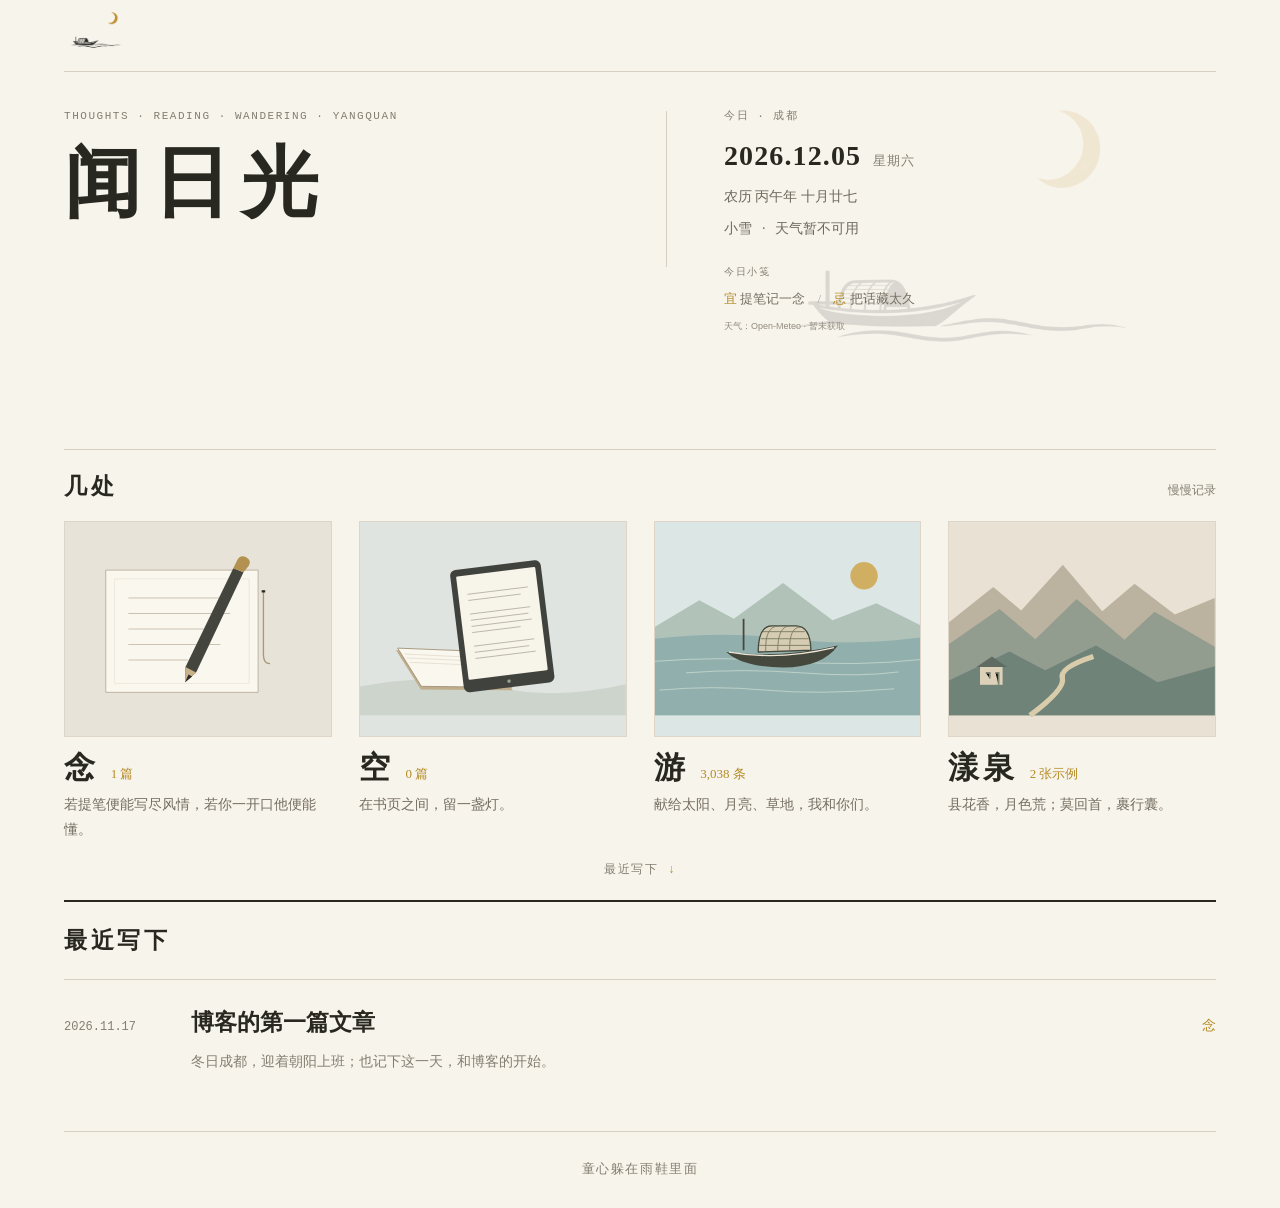
<file: index.html>
<!doctype html>
<html lang="zh-CN"><head><meta charset="utf-8"><meta name="viewport" content="width=device-width,initial-scale=1"><meta name="theme-color" content="#f7f4ec"><link rel="icon" type="image/png" href="boat-moon-transparent.png"><title>闻日光</title><style>:root{--paper:#f7f4ec;--ink:#292820;--muted:#837e71;--line:#d7d0c2;--gold:#b58b27;--serif:'Songti SC','STSong','Noto Serif CJK SC',SimSun,Georgia,serif}*{box-sizing:border-box}body{margin:0;background:var(--paper);color:var(--ink);font:16px/1.8 var(--serif)}a{color:inherit;text-decoration:none}a:focus-visible{outline:2px solid var(--gold);outline-offset:6px}a:hover{color:var(--gold)}.page{width:min(1500px,calc(100% - 10vw));min-height:100vh;margin:auto;display:flex;flex-direction:column}header{height:88px;border-bottom:1.5px solid var(--ink);display:flex;align-items:center;justify-content:space-between;flex:none}.logo{width:76px;height:76px;object-fit:contain;display:block;mix-blend-mode:multiply}nav{display:flex;align-items:center;gap:22px;font-size:18px;font-weight:700;letter-spacing:.1em}nav i{font:400 15px sans-serif;color:#a79d8e;font-style:normal}main{flex:1}.hero{display:grid;grid-template-columns:1.5fr 1fr;gap:9vw;align-items:center;padding:48px 0 46px;border-bottom:1px solid var(--line)}.eyebrow{font:500 11px/1.8 ui-monospace,monospace;letter-spacing:.18em;color:var(--muted);margin:0 0 13px}h1{font-size:clamp(60px,7vw,100px);line-height:1.15;letter-spacing:.15em;font-weight:700;margin:0}.latest{padding-left:30px;border-left:1px solid var(--line)}.label{display:flex;align-items:center;gap:10px;font-size:13px;letter-spacing:.14em;color:var(--muted)}.label:before{content:'';width:6px;height:6px;background:var(--gold)}.latest a{display:block;font-size:24px;font-weight:600;margin:16px 0 6px}.date{font:12px ui-monospace,monospace;color:var(--muted)}.section-head{display:flex;align-items:baseline;justify-content:space-between;margin:29px 0 23px}h2{font-size:23px;letter-spacing:.16em;font-weight:700;margin:0}.section-head span{font-size:12px;color:var(--muted)}.cards{display:grid;grid-template-columns:repeat(4,minmax(0,1fr));gap:27px}.cover{width:100%;aspect-ratio:1.55;display:block;border:1px solid #dcd5c8;transition:transform .25s}.card:hover .cover{transform:translateY(-3px)}.card-title{display:flex;align-items:baseline;gap:12px;margin:14px 0 4px}.card-title strong{font-size:31px;letter-spacing:.12em}.count{font-size:13px;color:var(--gold)}.card p{font-size:14px;line-height:1.8;color:#756e62;margin:0}.recent{border-top:2px solid var(--ink);margin:38px 0 35px}.recent .section-head{margin:18px 0}.entry{display:grid;grid-template-columns:105px 1fr 40px;gap:22px;align-items:baseline;padding:22px 0;border-top:1px solid var(--line)}.entry strong{font-size:23px;font-weight:600}.entry small{display:block;font-size:14px;color:var(--muted);margin-top:5px}.entry .tag{font-size:14px;color:var(--gold);text-align:right}.toolbar{display:flex;align-items:center;justify-content:space-between;margin:25px 0 18px}.back{font-size:14px;color:var(--muted)}.toolbar .eyebrow{margin:0}.intro{border-bottom:2px solid var(--ink);padding:5px 0 25px}.intro h1{font-size:65px}.intro p{font-size:18px;color:#756e62;margin:17px 0}.intro .count{margin-top:21px}.list{margin:26px 0 45px}.empty{font-size:15px;color:var(--muted);padding:32px 0}.article{max-width:820px;margin:0 auto;padding:0 0 38px}.article h1{font-size:clamp(30px,4.1vw,52px);letter-spacing:.06em;line-height:1.4;margin:4px 0 14px}.meta{font:13px/1.8 ui-monospace,monospace;color:var(--muted);padding:0 0 21px;border-bottom:1px solid var(--line);margin-bottom:26px}.content p{font:400 18px/2.15 var(--serif);text-indent:2em;text-align:justify;margin:0 0 1.15em}.article-page .toolbar{max-width:820px;margin:22px auto 18px}footer{padding:25px 0 28px;border-top:1px solid var(--line);text-align:center;color:var(--muted);font-size:13px;letter-spacing:.12em;margin-top:auto}@media(max-width:850px){.page{width:calc(100% - 40px)}nav{gap:13px;font-size:16px}.hero{gap:30px;grid-template-columns:1.2fr 1fr}.latest{padding-left:20px}.latest a{font-size:20px}.cards{grid-template-columns:repeat(2,minmax(0,1fr));gap:27px 20px}.content p{font-size:17px}}@media(max-width:520px){header{height:76px}.logo{width:64px;height:64px}nav{font-size:14px;gap:9px;letter-spacing:0}.hero{grid-template-columns:1fr;padding:32px 0;gap:28px}.hero h1{font-size:62px}.eyebrow{font-size:9px;letter-spacing:.1em}.latest{padding:18px 0 0;border-left:0;border-top:1px solid var(--line)}.cards{gap:24px 16px}.card-title strong{font-size:26px}.card p{font-size:13px}.entry{grid-template-columns:76px 1fr;gap:13px}.entry strong{font-size:19px}.entry .tag{display:none}.toolbar .eyebrow{font-size:8px}.intro h1{font-size:52px}.intro p{font-size:16px}.content p{font-size:17px;text-align:left}}</style><link rel="stylesheet" href="home-layout.css"></head><body class="home"><div class="page"><header><a href="index.html" aria-label="闻日光首页"><img class="logo" src="boat-moon-transparent.png" alt="月下乌篷船" width="76" height="76"></a></header><main><div class="home-fold"><section class="hero"><div class="hero-title"><p class="eyebrow">THOUGHTS · READING · WANDERING · YANGQUAN</p><h1>闻日光</h1></div><aside class="day-scene" aria-label="今日时令"><svg class="watermark" viewBox="90 130 1080 760" preserveAspectRatio="xMidYMid meet" aria-hidden="true"><image href="boat-moon-transparent.png" width="1254" height="1254"/></svg><div class="almanac"><p class="eyebrow">今日 · 成都</p><div class="today-date" id="today-date">今日日期</div><p class="today-lunar" id="today-lunar"></p><div class="season-weather"><span id="solar-term">节气载入中</span><span aria-hidden="true">·</span><span id="weather" aria-live="polite">天气载入中</span></div><div class="daily-note"><span>今日小笺</span><p><b>宜</b> <span id="daily-yi">读几页书</span><i> / </i><b>忌</b> <span id="daily-ji">急着赶路</span></p></div><a class="weather-credit" href="https://open-meteo.com/" target="_blank" rel="noopener" id="weather-credit">天气：Open-Meteo</a></div></aside></section><section><div class="section-head"><h2>几处</h2><span>慢慢记录</span></div><div class="cards"><a class="card" href="category.html?section=nian"><svg class="cover" preserveAspectRatio="xMidYMid meet" viewBox="0 0 600 390" aria-hidden="true"><rect width="600" height="390" fill="#e8e3d8"/><path d="M92 62h344v276H92Z" fill="#faf7ef" stroke="#b8ad99" stroke-width="2"/><path d="M112 82h304v236H112Z" fill="none" stroke="#ded5c5"/><path d="M143 125h208M143 160h230M143 195h170M143 230h208M143 265h135" stroke="#c6bca9" stroke-width="2"/><path d="M380 58l23 9-107 226-25 22 1-34Z" fill="#44463e"/><path d="M380 58l9-19q7-13 20-6t6 19l-12 15" fill="#b39151"/><path d="M272 281l24 12-25 22Z" fill="#c9b289"/><path d="M271 315l8-17 8 4Z" fill="#292820"/><path d="M448 108v145q0 20 15 20" fill="none" stroke="#a8997c" stroke-width="3"/><path d="M444 110h8" stroke="#292820" stroke-width="5"/></svg><div class="card-title"><strong>念</strong><span class="count">1 篇</span></div><p>若提笔便能写尽风情，若你一开口他便能懂。</p></a><a class="card" href="category.html?section=kong"><svg class="cover" preserveAspectRatio="xMidYMid meet" viewBox="0 0 600 390" aria-hidden="true"><rect width="600" height="390" fill="#dfe4e0"/><path d="M0 325q160-32 300 0t300-5v70H0Z" fill="#ccd4cb"/><g transform="rotate(8 190 260)"><path d="M80 258l200-19 74 72-206 27Z" fill="#c0ad8b"/><path d="M83 253l199-20 69 72-203 26Z" fill="#faf7ef" stroke="#a4967c" stroke-width="2"/><path d="M100 264l188-17M107 272l188-18M115 281l185-18" stroke="#d2c8b4"/></g><g transform="rotate(-7 319 195)"><rect x="219" y="50" width="206" height="278" rx="13" fill="#40423e"/><rect x="232" y="65" width="180" height="235" rx="3" fill="#f7f4e9"/><path d="M253 108h137M253 122h119M253 153h137M253 167h131M253 181h137M253 195h110M253 226h137M253 240h124M253 254h137" stroke="#b7b3a6" stroke-width="2"/><circle cx="322" cy="314" r="4" fill="#989d8e"/></g></svg><div class="card-title"><strong>空</strong><span class="count">0 篇</span></div><p>在书页之间，留一盏灯。</p></a><a class="card" href="category.html?section=you"><svg class="cover" preserveAspectRatio="xMidYMid meet" viewBox="0 0 600 390" aria-hidden="true"><rect width="600" height="390" fill="#dce7e5"/><circle cx="472" cy="75" r="31" fill="#d1af62"/><path d="M0 190l100-60 78 42 111-81 112 84 99-38 100 50v203H0Z" fill="#b1c2b8"/><path d="M0 217q160-18 300 0t300-3v176H0Z" fill="#91afad"/><path d="M0 268q150-12 300 0t300-4M70 294q130-10 260 0t220-2M10 333q120-11 240 0t290-3" fill="none" stroke="#c3d5cc" stroke-width="2"/><path d="M161 247q122 15 252-15-35 49-124 50-91-1-128-35Z" fill="#45483d"/><path d="M167 247q112 20 237-10" fill="none" stroke="#eee8d8" stroke-width="3"/><path d="M233 247q0-59 31-59h54q33 0 34 55Z" fill="#d5ccb3" stroke="#45483d" stroke-width="3"/><path d="M250 245q-2-57 30-57M277 245q0-57 28-57M304 243q-1-55 27-52M239 217h108M244 201h94M235 232h116" fill="none" stroke="#797961" stroke-width="2"/><path d="M200 243v-71" stroke="#45483d" stroke-width="4"/></svg><div class="card-title"><strong>游</strong><span class="count">3,038 条</span></div><p>献给太阳、月亮、草地，我和你们。</p></a><a class="card" href="category.html?section=yangquan"><svg class="cover" preserveAspectRatio="xMidYMid meet" viewBox="0 0 600 390" aria-hidden="true"><rect width="600" height="390" fill="#e8e1d4"/><path d="M0 180l100-80 63 53 94-103 89 105 73-62 91 69 90-37v265H0Z" fill="#bbb39f"/><path d="M0 229l114-79 81 68 93-91 108 92 68-63 136 79v155H0Z" fill="#929d90"/><path d="M0 311l137-65 80 42 115-56 139 83 129-36v111H0Z" fill="#6f8379"/><path d="M183 390q80-60 73-84t70-49" fill="none" stroke="#d8ccaa" stroke-width="12"/><path d="M70 280h51v41H70Z" fill="#ddd2b9"/><path d="M62 281l35-24 34 24Z" fill="#5f6b62"/><path d="M83 294h9v13M105 294h7v27" stroke="#7f8674" stroke-width="4"/></svg><div class="card-title"><strong>漾泉</strong><span class="count">2 张示例</span></div><p>县花香，月色荒；莫回首，裹行囊。</p></a></div></section><a class="recent-cue" href="#recent">最近写下 <span aria-hidden="true">↓</span></a></div><section class="recent" id="recent"><div class="section-head"><h2>最近写下</h2></div><a class="entry" href="blog-first.html"><time class="date">2026.11.17</time><span><strong>博客的第一篇文章</strong><small>冬日成都，迎着朝阳上班；也记下这一天，和博客的开始。</small></span><span class="tag">念</span></a></section></main><footer>童心躲在雨鞋里面</footer></div><script src="lunar.min.js" defer></script><script src="home.js" defer></script></body></html>
</file>
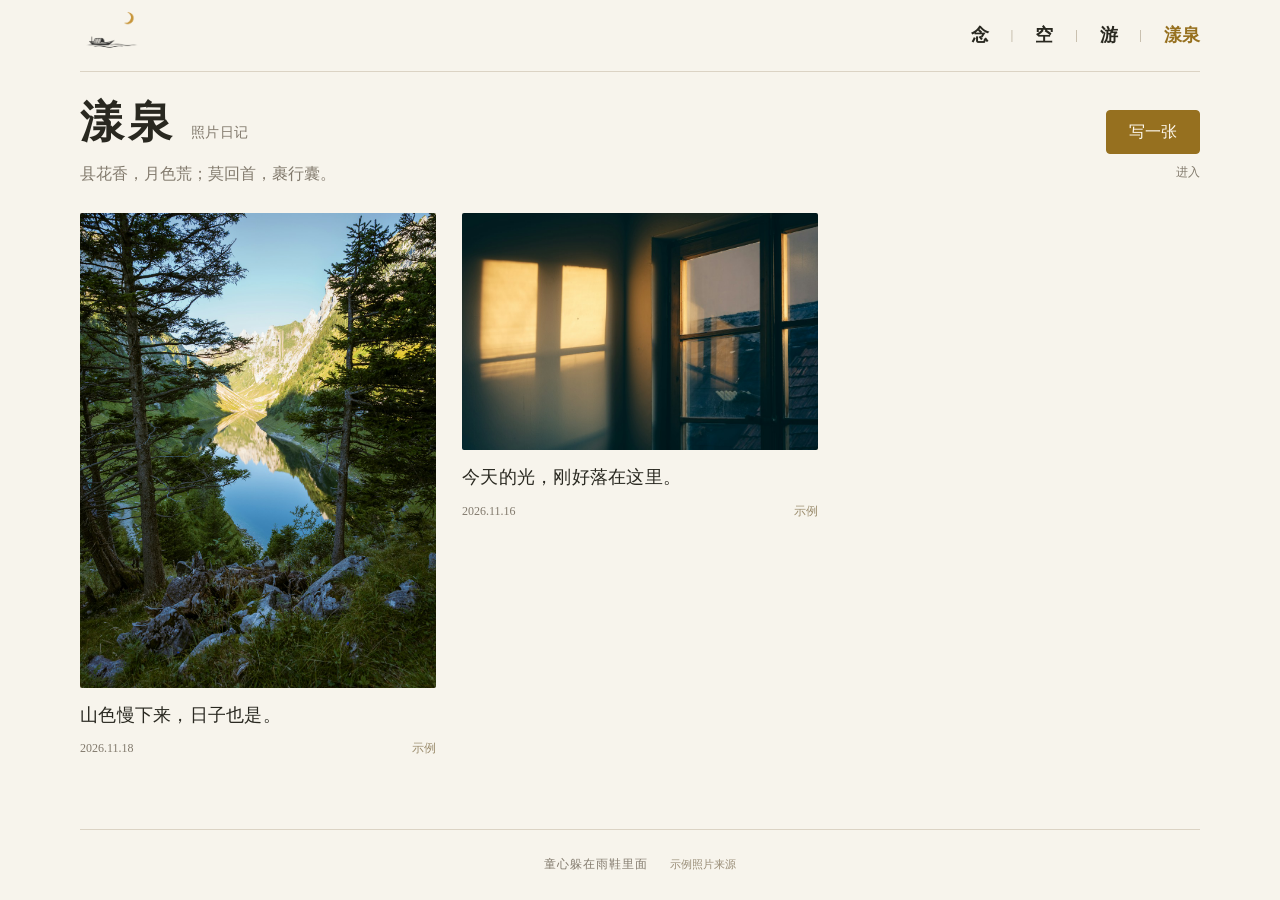
<file: photos/index.html>
<!doctype html><html lang="zh-CN"><head><meta charset="utf-8"><meta name="viewport" content="width=device-width,initial-scale=1,viewport-fit=cover"><title>照片日记 · 漾泉 · 闻日光</title><link rel="icon" href="assets/boat.png"><link rel="stylesheet" href="style.css"><link rel="stylesheet" href="../content-layout.css"></head><body>
<div class="demo-bar" hidden>本机试用 · 仅保存在当前浏览器，不会更新线上博客</div>
<div class="page"><header><a href="../index.html" class="logo-link" aria-label="闻日光首页"><img src="assets/boat.png" alt="月下乌篷船"></a><nav aria-label="栏目"><a href="../category.html?section=nian">念</a><i>|</i><a href="../category.html?section=kong">空</a><i>|</i><a href="../category.html?section=you">游</a><i>|</i><a href="#yangquan" aria-current="page">漾泉</a></nav></header>
<main>

<section id="yangquan-view"><div class="section-heading content-heading"><div><div class="heading-title"><h1>漾泉</h1><span class="page-kind">照片日记</span></div><p class="lead">县花香，月色荒；莫回首，裹行囊。</p></div><div class="heading-actions"><button class="primary write-link">写一张</button><a href="#diary" class="quiet-link" aria-label="进入照片日记">进入</a></div></div><div id="category-entries" class="photo-grid"></div></section>
<section id="diary-view" hidden><div class="section-heading content-heading"><div><div class="heading-title"><h1>漾泉</h1><span class="page-kind">全部记录</span></div><p class="lead">县花香，月色荒；莫回首，裹行囊。</p></div><div class="heading-actions"><button class="primary write-link">写一张</button><a href="#yangquan" class="back">返回漾泉</a></div></div><div class="list-heading"><span class="entry-count"></span><a href="#manage" class="quiet-link">我的记录</a></div><div id="diary-entries" class="diary-list"></div></section>
<section id="login-view" hidden><div class="content-heading"><div class="heading-title"><h1>漾泉</h1><span class="page-kind">发布入口</span></div><a href="#diary" class="back">返回记录列表</a></div><div class="login-card narrow"><h2>把这一刻留下。</h2><p>一张照片，写下一句话。<br>当前为本机试用，照片不会上传到博客。</p><button id="demo-login" class="primary">开始本机试用</button><p class="subtle">这里不验证账号。可以体验选照片、配文和保存草稿。</p></div></section>
<section id="write-view" class="write-view" hidden><div class="section-heading content-heading"><div class="heading-title"><h1>漾泉</h1><span id="writer-title" class="page-kind">写一张</span></div><a href="#diary" class="back">返回记录列表</a></div><form id="writer-form"><div class="composer-grid"><div class="photo-select"><input id="photo-file" type="file" accept="image/*" hidden><button type="button" id="pick-photo" class="photo-picker"><span id="picker-empty"><b>＋</b><strong>选一张照片</strong><small>从相册选择，也可以拍照</small></span><img id="writer-image" alt="准备发布的照片" hidden></button><div class="photo-tools"><button type="button" id="replace-photo" class="text-button" hidden>换一张</button><button type="button" id="sample-photo" class="text-button">用示例照片试试</button></div></div><div class="sentence-editor"><label for="caption">给这一刻留句话</label><textarea id="caption" rows="4" maxlength="500" placeholder="比如：今天的光，刚好落在这里。"></textarea><div class="writer-meta"><span>日期自动记录</span><time id="writer-date"></time></div><p id="draft-status" class="subtle" role="status"></p><p id="writer-error" class="form-error" role="alert"></p><div class="composer-actions"><button type="submit" class="primary">看看效果</button><button type="button" id="save-draft" class="secondary">留作草稿</button></div><p class="subtle">演示草稿只保存在当前浏览器。</p></div></div></form></section>
<section id="preview-view" hidden><div class="content-heading"><div class="heading-title"><h1>漾泉</h1><span class="page-kind">发布预览</span></div><a href="#write" class="back">继续修改</a></div><div class="preview-view"><article class="single-photo"><img id="preview-image" alt="照片发布效果"><p id="preview-caption"></p><time id="preview-date"></time></article><div class="publish-actions"><p>这次只保存到本机，不会发布到线上博客。</p><button id="publish" class="primary">保存到本机</button><p id="publish-error" class="form-error" role="alert"></p></div></div></section>
<section id="done-view" hidden><div class="content-heading"><div class="heading-title"><h1>漾泉</h1><span class="page-kind">已保存</span></div><a href="#diary" class="back">返回记录列表</a></div><div class="narrow done-view"><span class="done-mark">✓</span><h2>这一刻，留下了。</h2><p>已保存到当前浏览器，尚未发布到博客。</p><a href="#diary" class="primary link-button">查看记录</a><button class="text-button write-link">再写一张</button><p class="subtle">线上发布入口尚未接通。本机记录不会自动同步。</p></div></section>
<section id="manage-view" hidden><div class="section-heading content-heading"><div class="heading-title"><h1>漾泉</h1><span class="page-kind">我的记录</span></div><div class="heading-actions"><button class="primary write-link">写一张</button><a href="#diary" class="back">返回记录列表</a></div></div><p class="subtle">可以修改一句话、更换照片，或删除这条本机示例。</p><div id="manage-entries"></div><div class="draft-tools"><button id="resume-draft" class="text-button" hidden>继续上次的草稿</button><button id="discard-draft" class="text-button" hidden>清除草稿</button></div></section>
</main><footer>童心躲在雨鞋里面 <button id="credits" class="text-button">示例照片来源</button></footer></div>
<dialog id="photo-dialog"><button class="dialog-close" id="close-photo" aria-label="关闭照片">×</button><img id="full-photo" alt="完整照片"><p id="full-caption"></p><time id="full-date"></time></dialog>
<dialog id="delete-dialog"><h2>删除这张照片日记？</h2><p>只影响当前浏览器的示例记录。</p><div class="dialog-actions"><button id="cancel-delete" class="secondary">留下它</button><button id="confirm-delete" class="danger">删除</button></div></dialog>
<dialog id="credits-dialog"><h2>示例照片来源</h2><p>照片和配文只用于排版示例，属于演示内容，不是你的真实日记。</p><ul><li><a href="https://unsplash.com/photos/98nNRJRvsIY" target="_blank" rel="noopener">湖景 · Pascal Debrunner / Unsplash</a></li><li><a href="https://unsplash.com/photos/uMNO8s_bDVs" target="_blank" rel="noopener">光影 · Jay Lo / Unsplash</a></li></ul><button id="close-credits" class="secondary">知道了</button></dialog>
<div id="toast" class="toast" role="status" hidden></div><script src="app.js"></script></body></html>
</file>
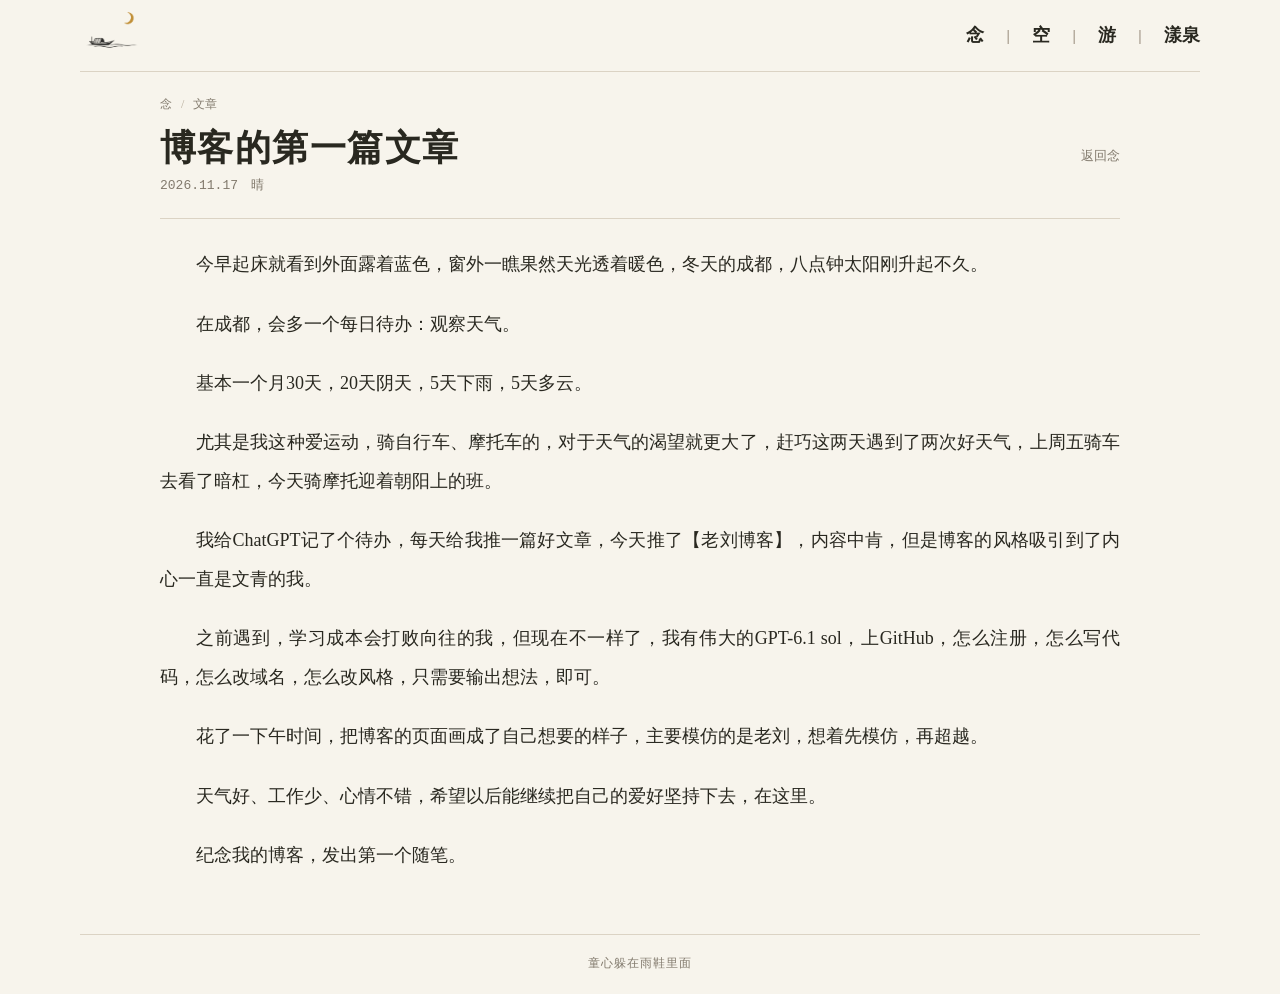
<file: blog-first.html>
<!doctype html>
<html lang="zh-CN"><head><meta charset="utf-8"><meta name="viewport" content="width=device-width,initial-scale=1"><meta name="theme-color" content="#f7f4ec"><link rel="icon" type="image/png" href="boat-moon-transparent.png"><title>博客的第一篇文章 · 念 · 闻日光</title><style>:root{--paper:#f7f4ec;--ink:#292820;--muted:#837e71;--line:#d7d0c2;--gold:#b58b27;--serif:'Songti SC','STSong','Noto Serif CJK SC',SimSun,Georgia,serif}*{box-sizing:border-box}body{margin:0;background:var(--paper);color:var(--ink);font:16px/1.8 var(--serif)}a{color:inherit;text-decoration:none}a:focus-visible{outline:2px solid var(--gold);outline-offset:6px}a:hover{color:var(--gold)}.page{width:min(1500px,calc(100% - 10vw));min-height:100vh;margin:auto;display:flex;flex-direction:column}header{height:88px;border-bottom:1.5px solid var(--ink);display:flex;align-items:center;justify-content:space-between;flex:none}.logo{width:76px;height:76px;object-fit:contain;display:block;mix-blend-mode:multiply}nav{display:flex;align-items:center;gap:22px;font-size:18px;font-weight:700;letter-spacing:.1em}nav i{font:400 15px sans-serif;color:#a79d8e;font-style:normal}main{flex:1}.hero{display:grid;grid-template-columns:1.5fr 1fr;gap:9vw;align-items:center;padding:48px 0 46px;border-bottom:1px solid var(--line)}.eyebrow{font:500 11px/1.8 ui-monospace,monospace;letter-spacing:.18em;color:var(--muted);margin:0 0 13px}h1{font-size:clamp(60px,7vw,100px);line-height:1.15;letter-spacing:.15em;font-weight:700;margin:0}.latest{padding-left:30px;border-left:1px solid var(--line)}.label{display:flex;align-items:center;gap:10px;font-size:13px;letter-spacing:.14em;color:var(--muted)}.label:before{content:'';width:6px;height:6px;background:var(--gold)}.latest a{display:block;font-size:24px;font-weight:600;margin:16px 0 6px}.date{font:12px ui-monospace,monospace;color:var(--muted)}.section-head{display:flex;align-items:baseline;justify-content:space-between;margin:29px 0 23px}h2{font-size:23px;letter-spacing:.16em;font-weight:700;margin:0}.section-head span{font-size:12px;color:var(--muted)}.cards{display:grid;grid-template-columns:repeat(4,minmax(0,1fr));gap:27px}.cover{width:100%;aspect-ratio:1.55;display:block;border:1px solid #dcd5c8;transition:transform .25s}.card:hover .cover{transform:translateY(-3px)}.card-title{display:flex;align-items:baseline;gap:12px;margin:14px 0 4px}.card-title strong{font-size:31px;letter-spacing:.12em}.count{font-size:13px;color:var(--gold)}.card p{font-size:14px;line-height:1.8;color:#756e62;margin:0}.recent{border-top:2px solid var(--ink);margin:38px 0 35px}.recent .section-head{margin:18px 0}.entry{display:grid;grid-template-columns:105px 1fr 40px;gap:22px;align-items:baseline;padding:22px 0;border-top:1px solid var(--line)}.entry strong{font-size:23px;font-weight:600}.entry small{display:block;font-size:14px;color:var(--muted);margin-top:5px}.entry .tag{font-size:14px;color:var(--gold);text-align:right}.toolbar{display:flex;align-items:center;justify-content:space-between;margin:25px 0 18px}.back{font-size:14px;color:var(--muted)}.toolbar .eyebrow{margin:0}.intro{border-bottom:2px solid var(--ink);padding:5px 0 25px}.intro h1{font-size:65px}.intro p{font-size:18px;color:#756e62;margin:17px 0}.intro .count{margin-top:21px}.list{margin:26px 0 45px}.empty{font-size:15px;color:var(--muted);padding:32px 0}.article{max-width:820px;margin:0 auto;padding:0 0 38px}.article h1{font-size:clamp(30px,4.1vw,52px);letter-spacing:.06em;line-height:1.4;margin:4px 0 14px}.meta{font:13px/1.8 ui-monospace,monospace;color:var(--muted);padding:0 0 21px;border-bottom:1px solid var(--line);margin-bottom:26px}.content p{font:400 18px/2.15 var(--serif);text-indent:2em;text-align:justify;margin:0 0 1.15em}.article-page .toolbar{max-width:820px;margin:22px auto 18px}footer{padding:25px 0 28px;border-top:1px solid var(--line);text-align:center;color:var(--muted);font-size:13px;letter-spacing:.12em;margin-top:auto}@media(max-width:850px){.page{width:calc(100% - 40px)}nav{gap:13px;font-size:16px}.hero{gap:30px;grid-template-columns:1.2fr 1fr}.latest{padding-left:20px}.latest a{font-size:20px}.cards{grid-template-columns:repeat(2,minmax(0,1fr));gap:27px 20px}.content p{font-size:17px}}@media(max-width:520px){header{height:76px}.logo{width:64px;height:64px}nav{font-size:14px;gap:9px;letter-spacing:0}.hero{grid-template-columns:1fr;padding:32px 0;gap:28px}.hero h1{font-size:62px}.eyebrow{font-size:9px;letter-spacing:.1em}.latest{padding:18px 0 0;border-left:0;border-top:1px solid var(--line)}.cards{gap:24px 16px}.card-title strong{font-size:26px}.card p{font-size:13px}.entry{grid-template-columns:76px 1fr;gap:13px}.entry strong{font-size:19px}.entry .tag{display:none}.toolbar .eyebrow{font-size:8px}.intro h1{font-size:52px}.intro p{font-size:16px}.content p{font-size:17px;text-align:left}}</style><link rel="stylesheet" href="content-layout.css"></head><body><div class="page"><header><a href="index.html" aria-label="闻日光首页"><img class="logo" src="boat-moon-transparent.png" alt="月下乌篷船" width="76" height="76"></a><nav aria-label="栏目"><a href="category.html?section=nian">念</a><i aria-hidden="true">|</i><a href="category.html?section=kong">空</a><i aria-hidden="true">|</i><a href="category.html?section=you">游</a><i aria-hidden="true">|</i><a href="category.html?section=yangquan">漾泉</a></nav></header><main class="article-page"><article class="article"><div class="content-context"><a href="category.html?section=nian">念</a><span aria-hidden="true">/</span><span>文章</span></div><div class="content-title-row"><h1>博客的第一篇文章</h1><a class="back" href="category.html?section=nian">返回念</a></div><div class="meta">2026.11.17　晴</div><div class="content"><p>今早起床就看到外面露着蓝色，窗外一瞧果然天光透着暖色，冬天的成都，八点钟太阳刚升起不久。</p><p>在成都，会多一个每日待办：观察天气。</p><p>基本一个月30天，20天阴天，5天下雨，5天多云。</p><p>尤其是我这种爱运动，骑自行车、摩托车的，对于天气的渴望就更大了，赶巧这两天遇到了两次好天气，上周五骑车去看了暗杠，今天骑摩托迎着朝阳上的班。</p><p>我给ChatGPT记了个待办，每天给我推一篇好文章，今天推了【老刘博客】，内容中肯，但是博客的风格吸引到了内心一直是文青的我。</p><p>之前遇到，学习成本会打败向往的我，但现在不一样了，我有伟大的GPT-6.1 sol，上GitHub，怎么注册，怎么写代码，怎么改域名，怎么改风格，只需要输出想法，即可。</p><p>花了一下午时间，把博客的页面画成了自己想要的样子，主要模仿的是老刘，想着先模仿，再超越。</p><p>天气好、工作少、心情不错，希望以后能继续把自己的爱好坚持下去，在这里。</p><p>纪念我的博客，发出第一个随笔。</p></div></article></main><footer>童心躲在雨鞋里面</footer></div></body></html>
</file>
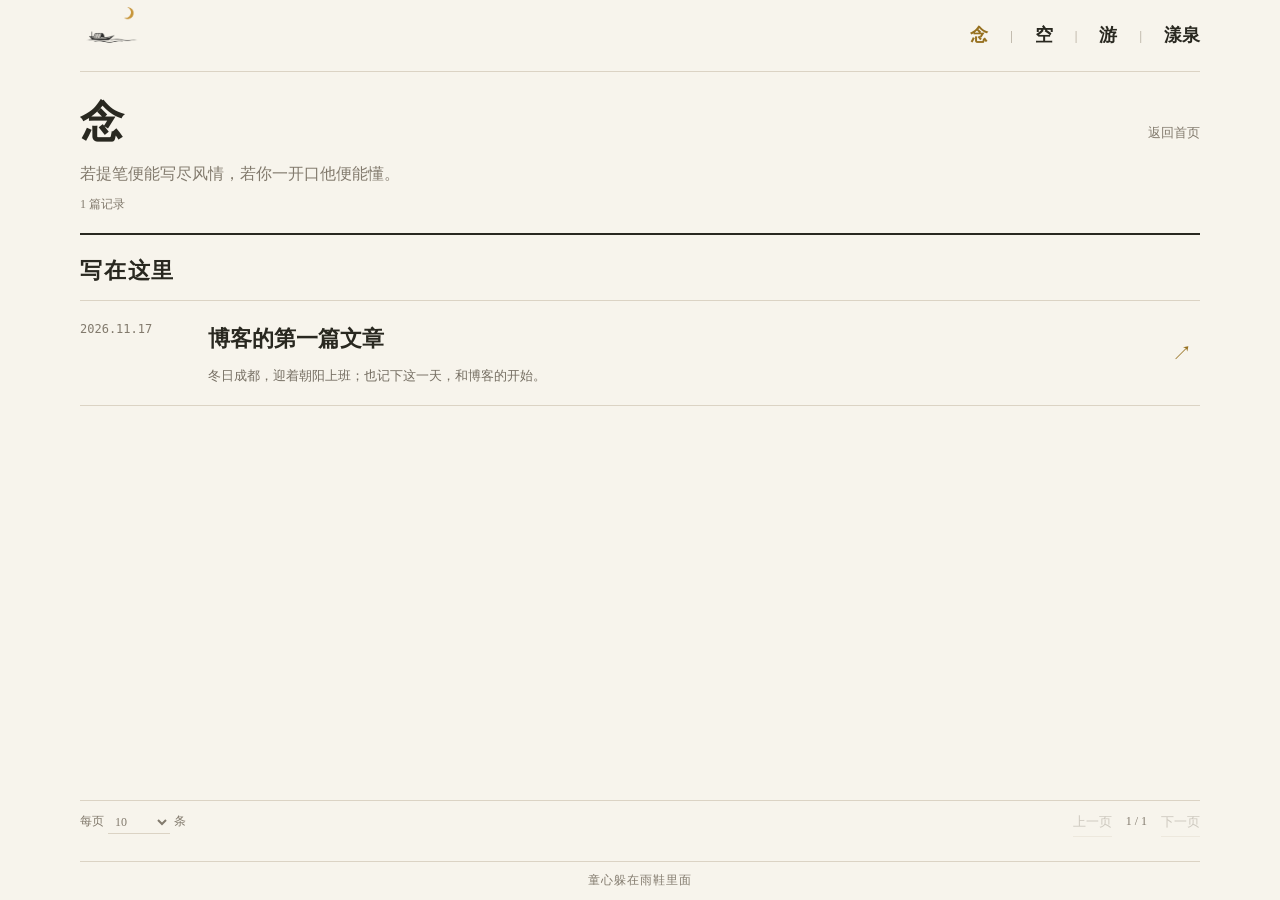
<file: category.html>
<!doctype html>
<html lang="zh-CN"><head><meta charset="utf-8"><meta name="viewport" content="width=device-width,initial-scale=1"><meta name="theme-color" content="#f7f4ec"><link rel="icon" type="image/png" href="boat-moon-transparent.png"><title>栏目 · 闻日光</title><style>:root{--paper:#f7f4ec;--ink:#292820;--muted:#837e71;--line:#d7d0c2;--gold:#b58b27;--serif:'Songti SC','STSong','Noto Serif CJK SC',SimSun,Georgia,serif}*{box-sizing:border-box}body{margin:0;background:var(--paper);color:var(--ink);font:16px/1.8 var(--serif)}a{color:inherit;text-decoration:none}a:focus-visible{outline:2px solid var(--gold);outline-offset:6px}a:hover{color:var(--gold)}.page{width:min(1500px,calc(100% - 10vw));min-height:100vh;margin:auto;display:flex;flex-direction:column}header{height:88px;border-bottom:1.5px solid var(--ink);display:flex;align-items:center;justify-content:space-between;flex:none}.logo{width:76px;height:76px;object-fit:contain;display:block;mix-blend-mode:multiply}nav{display:flex;align-items:center;gap:22px;font-size:18px;font-weight:700;letter-spacing:.1em}nav i{font:400 15px sans-serif;color:#a79d8e;font-style:normal}main{flex:1}.hero{display:grid;grid-template-columns:1.5fr 1fr;gap:9vw;align-items:center;padding:48px 0 46px;border-bottom:1px solid var(--line)}.eyebrow{font:500 11px/1.8 ui-monospace,monospace;letter-spacing:.18em;color:var(--muted);margin:0 0 13px}h1{font-size:clamp(60px,7vw,100px);line-height:1.15;letter-spacing:.15em;font-weight:700;margin:0}.latest{padding-left:30px;border-left:1px solid var(--line)}.label{display:flex;align-items:center;gap:10px;font-size:13px;letter-spacing:.14em;color:var(--muted)}.label:before{content:'';width:6px;height:6px;background:var(--gold)}.latest a{display:block;font-size:24px;font-weight:600;margin:16px 0 6px}.date{font:12px ui-monospace,monospace;color:var(--muted)}.section-head{display:flex;align-items:baseline;justify-content:space-between;margin:29px 0 23px}h2{font-size:23px;letter-spacing:.16em;font-weight:700;margin:0}.section-head span{font-size:12px;color:var(--muted)}.cards{display:grid;grid-template-columns:repeat(4,minmax(0,1fr));gap:27px}.cover{width:100%;aspect-ratio:1.55;display:block;border:1px solid #dcd5c8;transition:transform .25s}.card:hover .cover{transform:translateY(-3px)}.card-title{display:flex;align-items:baseline;gap:12px;margin:14px 0 4px}.card-title strong{font-size:31px;letter-spacing:.12em}.count{font-size:13px;color:var(--gold)}.card p{font-size:14px;line-height:1.8;color:#756e62;margin:0}.recent{border-top:2px solid var(--ink);margin:38px 0 35px}.recent .section-head{margin:18px 0}.entry{display:grid;grid-template-columns:105px 1fr 40px;gap:22px;align-items:baseline;padding:22px 0;border-top:1px solid var(--line)}.entry strong{font-size:23px;font-weight:600}.entry small{display:block;font-size:14px;color:var(--muted);margin-top:5px}.entry .tag{font-size:14px;color:var(--gold);text-align:right}.toolbar{display:flex;align-items:center;justify-content:space-between;margin:25px 0 18px}.back{font-size:14px;color:var(--muted)}.toolbar .eyebrow{margin:0}.intro{border-bottom:2px solid var(--ink);padding:5px 0 25px}.intro h1{font-size:65px}.intro p{font-size:18px;color:#756e62;margin:17px 0}.intro .count{margin-top:21px}.list{margin:26px 0 45px}.empty{font-size:15px;color:var(--muted);padding:32px 0}.article{max-width:820px;margin:0 auto;padding:0 0 38px}.article h1{font-size:clamp(30px,4.1vw,52px);letter-spacing:.06em;line-height:1.4;margin:4px 0 14px}.meta{font:13px/1.8 ui-monospace,monospace;color:var(--muted);padding:0 0 21px;border-bottom:1px solid var(--line);margin-bottom:26px}.content p{font:400 18px/2.15 var(--serif);text-indent:2em;text-align:justify;margin:0 0 1.15em}.article-page .toolbar{max-width:820px;margin:22px auto 18px}footer{padding:25px 0 28px;border-top:1px solid var(--line);text-align:center;color:var(--muted);font-size:13px;letter-spacing:.12em;margin-top:auto}@media(max-width:850px){.page{width:calc(100% - 40px)}nav{gap:13px;font-size:16px}.hero{gap:30px;grid-template-columns:1.2fr 1fr}.latest{padding-left:20px}.latest a{font-size:20px}.cards{grid-template-columns:repeat(2,minmax(0,1fr));gap:27px 20px}.content p{font-size:17px}}@media(max-width:520px){header{height:76px}.logo{width:64px;height:64px}nav{font-size:14px;gap:9px;letter-spacing:0}.hero{grid-template-columns:1fr;padding:32px 0;gap:28px}.hero h1{font-size:62px}.eyebrow{font-size:9px;letter-spacing:.1em}.latest{padding:18px 0 0;border-left:0;border-top:1px solid var(--line)}.cards{gap:24px 16px}.card-title strong{font-size:26px}.card p{font-size:13px}.entry{grid-template-columns:76px 1fr;gap:13px}.entry strong{font-size:19px}.entry .tag{display:none}.toolbar .eyebrow{font-size:8px}.intro h1{font-size:52px}.intro p{font-size:16px}.content p{font-size:17px;text-align:left}}</style><link rel="stylesheet" href="content-layout.css"></head><body><div class="page"><header><a href="index.html" aria-label="闻日光首页"><img class="logo" src="boat-moon-transparent.png" alt="月下乌篷船" width="76" height="76"></a><nav aria-label="栏目"><a href="category.html?section=nian">念</a><i aria-hidden="true">|</i><a href="category.html?section=kong">空</a><i aria-hidden="true">|</i><a href="category.html?section=you">游</a><i aria-hidden="true">|</i><a href="category.html?section=yangquan">漾泉</a></nav></header><main><section class="intro"><div class="content-title-row"><h1 id="name">念</h1><a class="back" href="index.html">返回首页</a></div><p id="description">若提笔便能写尽风情，若你一开口他便能懂。</p><div class="count" id="total">1 篇记录</div></section><section class="list"><div class="section-head"><h2>写在这里</h2></div><div id="posts"><a class="entry" href="blog-first.html"><time class="date">2026.11.17</time><span><strong>博客的第一篇文章</strong><small>冬日成都，迎着朝阳上班；也记下这一天，和博客的开始。</small></span><span class="tag">念</span></a></div></section></main><footer>童心躲在雨鞋里面</footer></div><script>const categories=[["nian","念","若提笔便能写尽风情，若你一开口他便能懂。"],["kong","空","在书页之间，留一盏灯。"],["you","游","献给太阳、月亮、草地，我和你们。"],["yangquan","漾泉","县花香，月色荒；莫回首，裹行囊。"]];const key=new URLSearchParams(location.search).get('section')||'nian';const c=categories.find(c=>c[0]===key)||categories[0];/* Unified category destinations */const destination=c[0]==='yangquan'?'photos/#yangquan':'journal.html#category/'+c[0];location.replace(destination);document.title=c[1]+' · 闻日光';document.querySelectorAll('nav a').forEach(a=>{if(a.getAttribute('href').endsWith('section='+c[0]))a.setAttribute('aria-current','page');else a.removeAttribute('aria-current');});document.getElementById('name').textContent=c[1];document.getElementById('description').textContent=c[2];document.getElementById('total').textContent=(c[0]==='nian'?1:0)+' 篇记录';if(c[0]!=='nian')document.getElementById('posts').innerHTML='<p class="empty">暂无记录</p>';</script></body></html>
</file>
<file: home-layout.css>
/* The opening view gives each journal section room before the recent entries. */
.home { --header-height: clamp(52px, 8svh, 72px); }
.home header { height: var(--header-height); border-bottom: 1px solid var(--line); }
.home .logo { width: 64px; height: 100%; max-height: var(--header-height); }
.home header a { height: 100%; display: flex; align-items: center; }
.home-fold { display: flex; flex-direction: column; min-height: calc(100svh - var(--header-height)); }
.home .hero {
  grid-template-columns: minmax(0, 1.1fr) minmax(0, 1fr);
  gap: clamp(40px, 6vw, 96px);
  align-items: start;
  position: relative;
  min-height: 0;
  padding: clamp(20px, 3svh, 32px) 0;
  flex: 1;
}
.hero-title { padding-top: 8px; }
.home .hero h1 { font-size: clamp(60px, 6vw, 88px); }
.home .hero .eyebrow { letter-spacing: .14em; }
.home .day-scene { position: relative; min-height: 230px; }
.home .almanac { position: relative; z-index: 1; padding: 8px 20px 16px; }
.almanac .eyebrow { margin: 0 0 8px; }
.today-date { font-size: 28px; line-height: 1.5; letter-spacing: .04em; font-weight: 600; }
.today-date small { font-size: 13px; color: var(--muted); font-weight: 400; margin-left: 12px; }
.today-lunar { font-size: 14px; color: #6e695e; margin: 7px 0; }
.season-weather { display: flex; align-items: center; gap: 10px; flex-wrap: wrap; font-size: 14px; color: #6e695e; }
.daily-note { margin-top: 18px; font-size: 13px; color: #756e62; }
.daily-note > span { font-size: 10px; letter-spacing: .17em; color: var(--muted); }
.daily-note p { margin: 4px 0 0; }
.daily-note b { font-weight: 500; color: var(--gold); }
.daily-note i { font-style: normal; color: #b1a999; margin: 0 9px; }
.weather-credit { display: inline-block; margin-top: 9px; font: 9px/1.5 sans-serif; color: #928b7e; }
.home .day-scene::before {
  content: '';
  position: absolute;
  left: calc(clamp(40px, 6vw, 96px) / -2);
  top: 12px;
  width: 1px;
  height: 156px;
  background: var(--line);
}
.home .day-scene { overflow: visible; }
.home .watermark { position: absolute; inset: 0; width: 100%; height: 100%; opacity: .14; pointer-events: none; user-select: none; }
.home .section-head { margin: 16px 0 14px; }
.home .cover { height: clamp(140px, 24svh, 240px); aspect-ratio: auto; }
.home .card:nth-child(1) .cover { background: #e8e3d8; }
.home .card:nth-child(2) .cover { background: #dfe4e0; }
.home .card:nth-child(3) .cover { background: #dce7e5; }
.home .card:nth-child(4) .cover { background: #e8e1d4; }
.home .card-title { margin: 10px 0 3px; line-height: 1.35; }
.home .card p { min-height: 3.6em; }
.recent-cue {
  align-self: center;
  display: inline-flex;
  align-items: center;
  gap: 10px;
  margin: 12px 0 14px;
  padding: 5px 12px;
  font-size: 12px;
  color: var(--muted);
  letter-spacing: .12em;
}
.recent-cue span { color: var(--gold); }
.home .recent { margin-top: 0; scroll-margin-top: 24px; }
.home .recent .section-head { margin: 18px 0; }
html { scroll-behavior: smooth; }
@media (prefers-reduced-motion: reduce) { html { scroll-behavior: auto; } }
@media (min-width: 901px) and (max-height: 800px) {
  .home .hero { padding: 16px 0; }
  .home .almanac { padding-bottom: 0; }
  .home .section-head { margin: 12px 0; }
  .home .section-head h2 { line-height: 1.4; }
  .home .cover { height: clamp(120px, 21svh, 168px); }
  .home .daily-note { margin-top: 10px; }
  .home .card-title { margin-top: 8px; }
  .recent-cue { margin: 8px 0; }
}
@media (min-width: 901px) and (max-height: 680px) {
  .home .hero { padding: 12px 0; }
  .home .cover { height: 19svh; }
  .home .section-head { margin: 8px 0; }
}
/* Short windows keep the content readable and allow natural scrolling. */
@media (max-height: 620px) and (min-width: 901px) {
  .home-fold { min-height: auto; }
  .home .hero { padding: 20px 0; }
}
@media (min-width: 901px) and (min-height: 1000px) {
  .home-fold { min-height: 900px; }
}
@media (max-width: 900px) {
  .home-fold { min-height: auto; }
  .home .hero { gap: 28px; padding: 25px 0; }
  .home .hero h1 { font-size: 60px; }
  .home .hero .eyebrow { font-size: 9px; letter-spacing: .1em; }
  .home .almanac { padding: 8px 0 40px 14px; }
  .home .day-scene::before { left: -14px; }
  .home .today-date { font-size: 24px; }
  .home .cards { grid-template-columns: repeat(2, minmax(0, 1fr)); }
  .home .cover { height: auto; aspect-ratio: 1.55; }
  .home .card p { min-height: 0; }
}
@media (max-width: 600px) {
  .home .hero { grid-template-columns: 1fr; gap: 20px; padding: 26px 0 18px; }
  .home .hero h1 { font-size: clamp(48px, 12vw, 64px); }
  .hero-title { padding-top: 0; }
  .home .day-scene { min-height: 300px; }
  .home .day-scene::before { display: none; }
  .home .almanac { padding: 12px 12px 40px; }
  .home .watermark { height: 100%; }
  .home .today-date { font-size: 26px; }
  .home .cards { gap: 24px 16px; }
  .home .card-title strong { font-size: 26px; }
  .home .card p { font-size: 13px; }
}
@media (max-width: 340px) {
  .home .cards { grid-template-columns: 1fr; }
}
</file>
<file: photos/style.css>
:root{--paper:#f7f4ec;--ink:#292820;--muted:#827a6d;--gold:#96701f;--line:#dbd3c4;--serif:'Songti SC','STSong',Georgia,serif}*{box-sizing:border-box}body{margin:0;color:var(--ink);background:var(--paper);font:16px/1.8 var(--serif)}[hidden]{display:none!important}button,input,textarea{font:inherit}a{color:inherit;text-decoration:none}button{cursor:pointer}button:disabled{opacity:.5;cursor:wait}button,a,textarea{touch-action:manipulation}a:hover,.text-button:hover{color:var(--gold)}:focus-visible{outline:2px solid var(--gold);outline-offset:4px}.demo-bar{font:12px/1.6 -apple-system,sans-serif;text-align:center;background:#ede7da;color:#776c57;padding:6px 12px}.page{width:min(1120px,calc(100% - 64px));min-height:calc(100svh - 32px);margin:auto;display:flex;flex-direction:column}header{height:82px;display:flex;align-items:center;justify-content:space-between;border-bottom:1px solid var(--line);flex:none}.logo-link img{height:66px;width:66px;object-fit:contain;display:block}nav{display:flex;align-items:center;gap:21px;font-size:18px;font-weight:600}nav i{font-size:12px;font-style:normal;color:#a99c87;font-weight:400}nav a[aria-current]{color:var(--gold)}main{flex:1;padding:28px 0 38px}h1{font-size:43px;line-height:1.3;letter-spacing:.08em;font-weight:500;margin:0}h2{font-size:23px;font-weight:500;letter-spacing:.05em;margin:0}.section-heading{display:flex;align-items:center;justify-content:space-between;gap:24px;margin-bottom:28px}.section-heading .back{display:inline-block;margin-bottom:13px}.lead{font-size:16px;color:var(--muted);margin:9px 0 0}.primary,.secondary,.danger{display:inline-flex;align-items:center;justify-content:center;min-height:44px;border-radius:4px;padding:8px 22px;border:1px solid var(--gold);font-size:16px;line-height:1.5}.primary{background:var(--gold);color:#fffaf1}.primary:hover{background:#80601e;color:white}.secondary{background:transparent;color:#756649;border-color:#c9bda5}.danger{background:#974e3b;color:#fffaf1;border-color:#974e3b}.text-button{border:0;border-bottom:1px solid var(--line);background:none;color:#756b58;padding:6px 0;line-height:1.5;font-size:14px;min-height:32px}.quiet-link,.back,.bottom-links{font-size:14px;color:var(--muted)}.quiet-link:hover,.back:hover{color:var(--gold)}.section-rule,.list-heading{display:flex;justify-content:space-between;align-items:baseline;border-top:1px solid var(--line);padding-top:16px;margin-bottom:22px}.section-rule h2{font-size:22px}.list-heading{font-size:14px;color:var(--muted)}.photo-grid{display:grid;grid-template-columns:repeat(3,minmax(0,1fr));gap:30px 26px;align-items:start}.photo-entry{min-width:0}.image-button{display:block;width:100%;padding:0;background:#e8e1d3;border:0;border-radius:2px;overflow:hidden}.image-button img{display:block;width:100%;height:auto;transition:filter .2s}.image-button:hover img{filter:brightness(.96)}.photo-entry>p{font-size:23px;line-height:1.65;letter-spacing:.015em;margin:17px 0 12px;overflow-wrap:anywhere}.photo-meta{display:flex;justify-content:space-between;gap:12px;color:var(--muted);font-size:12px}.photo-meta>span{color:#9b8c6d}.bottom-links{display:flex;justify-content:space-between;border-top:1px solid var(--line);padding-top:16px;margin-top:34px}.subtle{color:var(--muted);font-size:13px;line-height:1.7}.empty{padding:35px 0;color:var(--muted)}footer{padding:20px 0 24px;border-top:1px solid var(--line);color:var(--muted);font-size:13px;letter-spacing:.06em;text-align:center}footer .text-button{font-size:11px;color:#998d77;margin-left:18px;letter-spacing:0;border-bottom:0}.home-intro{padding:25px 0 35px}.home-intro h1{font-size:64px}.home-intro>p:last-child{color:var(--muted);font-size:16px}.eyebrow{font-size:12px;color:var(--muted)}.home-categories{display:grid;grid-template-columns:repeat(4,minmax(0,1fr));border-top:1px solid var(--line);padding-top:25px;gap:30px;margin-bottom:30px}.home-categories strong{font-size:35px;font-weight:500}.home-categories p{font-size:14px;color:var(--muted)}.home-categories>div{opacity:.6}.home-yangquan{border-bottom:2px solid var(--gold);padding-bottom:20px}.home-yangquan>span{font-size:14px;color:var(--gold)}.narrow{max-width:550px;margin:0 auto}.login-card{padding:65px 0 40px}.small-label,.fixed-category{color:var(--muted);font-size:13px}.login-card h1{font-size:37px;letter-spacing:.04em;margin:18px 0}.login-card>p{color:#766e60}.login-card .primary{margin:18px 0 10px}.composer-grid{display:grid;grid-template-columns:minmax(0,1.15fr) minmax(0,1fr);gap:44px;align-items:start}.photo-picker{display:flex;width:100%;min-height:360px;align-items:center;justify-content:center;border:1px dashed #bcb09a;border-radius:4px;background:#f0ebe1;overflow:hidden;padding:0;color:var(--muted)}#picker-empty{display:flex;flex-direction:column;align-items:center;padding:45px 20px}#picker-empty b{font:300 39px/1.4 -apple-system,sans-serif;color:#ab9465;margin-bottom:10px}#picker-empty strong{font-size:22px;font-weight:500}#picker-empty small{font-size:13px;margin-top:10px}.photo-picker:has(img:not([hidden])){min-height:0;border:0;background:transparent}.photo-picker img{width:100%;height:auto;max-height:60svh;object-fit:contain;display:block}.photo-tools{display:flex;gap:22px;align-items:center;margin-top:10px}.photo-tools .text-button{font-size:13px}.sentence-editor>label{display:block;font-size:20px;margin:0 0 14px}textarea{width:100%;resize:vertical;min-height:150px;padding:16px;border:1px solid var(--line);border-radius:3px;background:#faf8f1;color:var(--ink);font-size:19px;line-height:1.9}textarea::placeholder{color:#a19681}.writer-meta{display:flex;justify-content:space-between;font-size:13px;color:var(--muted);gap:16px;margin-top:12px}.composer-actions{display:flex;flex-wrap:wrap;gap:12px;align-items:center;margin-top:26px}.form-error{color:#9b4d35;font-size:14px;min-height:0}.form-error:empty{display:none}.preview-view{max-width:720px;margin:auto}.preview-heading{display:flex;justify-content:space-between;gap:20px;margin-bottom:24px;font-size:14px;color:var(--muted)}.single-photo>img{display:block;width:100%;height:auto;max-height:65svh;object-fit:contain;background:#eee8dc}.single-photo>p{font-size:25px;line-height:1.7;margin:20px 0 12px;overflow-wrap:anywhere}.single-photo>time{font-size:13px;color:var(--muted)}.publish-actions{border-top:1px solid var(--line);padding-top:18px;margin-top:28px}.publish-actions>p{color:var(--muted);font-size:13px;margin:0 0 14px}.publish-actions .primary{min-width:160px}.done-view{text-align:center;padding:70px 0}.done-mark{display:inline-flex;align-items:center;justify-content:center;height:52px;width:52px;border:1px solid #bba56f;border-radius:50%;color:var(--gold);font-size:24px;margin-bottom:23px}.done-view h1{font-size:35px;letter-spacing:.03em}.done-view>p{color:var(--muted);font-size:15px}.done-view .link-button{display:flex;width:max-content;margin:28px auto 16px}.done-view>.text-button{display:block;margin:auto}.done-view>.subtle{font-size:12px;margin-top:24px}.manage-entry{display:flex;align-items:center;gap:24px;border-top:1px solid var(--line);padding:20px 0}.manage-entry>img{width:100px;height:95px;object-fit:cover;flex:none}.manage-entry>div:nth-child(2){flex:1;min-width:0}.manage-entry p{font-size:19px;margin:0 0 6px;overflow-wrap:anywhere}.manage-entry span{font-size:12px;color:var(--muted)}.manage-actions{display:flex;gap:20px}.manage-actions .text-button{font-size:14px}.draft-tools{display:flex;gap:20px;flex-wrap:wrap;margin-top:24px}dialog{border:1px solid var(--line);border-radius:6px;background:var(--paper);color:var(--ink);max-width:min(540px,calc(100vw - 32px));padding:28px}dialog::backdrop{background:rgba(40,37,29,.55)}dialog p,dialog li{font-size:15px;color:#756e62}dialog a{color:var(--gold)}.dialog-actions{display:flex;justify-content:flex-end;gap:12px;margin-top:24px}#photo-dialog{width:min(1050px,calc(100vw - 32px));max-width:none;text-align:center;padding:38px 24px 24px}#photo-dialog img{max-width:100%;max-height:70svh;height:auto;width:auto;object-fit:contain}#photo-dialog>p{font-size:21px;margin:16px 0 4px}#photo-dialog time{font-size:12px;color:var(--muted)}.dialog-close{position:absolute;right:12px;top:7px;border:0;background:none;color:var(--muted);font-size:28px;width:34px;height:34px;padding:0;line-height:1}.toast{position:fixed;bottom:calc(24px + env(safe-area-inset-bottom));left:50%;transform:translateX(-50%);z-index:1000;max-width:calc(100vw - 32px);padding:11px 18px;border-radius:5px;background:#403b31;color:#fff9e9;font-size:14px;text-align:center}
@media(max-width:800px){.page{width:calc(100% - 40px)}.photo-grid{gap:28px}.composer-grid{gap:28px}.home-categories{gap:20px;grid-template-columns:repeat(2,minmax(0,1fr))}.photo-entry>p{font-size:21px}}
@media(max-width:600px){.page{width:calc(100% - 32px)}.demo-bar{font-size:10px;line-height:1.6;padding:6px 9px}header{height:66px}.logo-link img{width:56px;height:56px}nav{font-size:16px;gap:12px}nav i{font-size:10px}main{padding:24px 0 30px}h1{font-size:35px}.lead{font-size:15px;margin-top:7px}.section-heading{gap:16px;margin-bottom:24px}.section-heading>.primary{padding:8px 16px;min-height:42px;font-size:15px}.photo-grid{grid-template-columns:minmax(0,1fr);gap:34px}.section-rule{padding-top:14px;margin-bottom:18px}.section-rule h2{font-size:21px}.quiet-link,.back{font-size:13px}.photo-entry>p{font-size:22px;margin:15px 0 11px}.photo-meta{font-size:12px}.bottom-links{font-size:12px;margin-top:26px}.narrow{width:100%}.login-card{padding:40px 0 30px}.login-card h1{font-size:32px}.login-card>p{font-size:15px}.login-card .primary{width:100%}.composer-grid{grid-template-columns:minmax(0,1fr);gap:24px}.photo-picker{min-height:260px}.photo-picker img{max-height:46svh}.photo-tools{justify-content:space-between;gap:12px}.sentence-editor>label{font-size:20px;margin-bottom:10px}textarea{min-height:120px;font-size:18px;padding:13px 14px}.writer-meta{font-size:12px}.composer-actions{margin-top:20px;display:grid;grid-template-columns:1fr 1fr}.composer-actions>button{padding:9px 10px}.fixed-category{font-size:11px;white-space:nowrap}.write-view .section-heading h1{font-size:34px}.write-view .section-heading{align-items:baseline;gap:8px}.preview-heading{font-size:12px;margin-bottom:18px}.single-photo>img{max-height:58svh}.single-photo>p{font-size:22px}.publish-actions .primary{width:100%}.publish-actions{position:sticky;bottom:0;background:var(--paper);padding-bottom:calc(12px + env(safe-area-inset-bottom));margin-top:22px}.publish-actions>p{font-size:12px}.done-view{padding:55px 0}.done-view h1{font-size:30px}.done-view>p{font-size:14px}.manage-entry{gap:14px;align-items:flex-start;flex-wrap:wrap;padding:17px 0}.manage-entry>img{width:78px;height:78px}.manage-entry p{font-size:17px}.manage-actions{width:100%;justify-content:flex-end;gap:22px}.manage-entry>div:nth-child(2){min-width:calc(100% - 100px)}.manage-entry span{font-size:11px}footer{font-size:12px;padding:20px 0 25px}footer .text-button{display:block;margin:6px auto 0;font-size:11px}.home-intro{padding:18px 0 25px}.home-intro h1{font-size:53px}.home-categories strong{font-size:32px}.home-categories p{font-size:13px}.home-categories{gap:24px 18px}#photo-dialog{padding:36px 12px 20px;width:calc(100vw - 20px)}#photo-dialog>p{font-size:18px}#photo-dialog img{max-height:65svh}.dialog-actions button{padding:8px 15px}dialog{padding:22px}}

#diary-entries{max-width:none;margin-inline:0}
.diary-list{display:block}.diary-entry{display:flex;align-items:center;gap:28px;padding:22px 0;border-bottom:1px solid var(--line)}.diary-entry:first-child{padding-top:0}.diary-entry .image-button{display:flex;align-items:center;justify-content:center;flex:none;width:120px;height:120px;background:transparent}.diary-entry .image-button img{width:auto;height:auto;max-width:100%;max-height:100%;object-fit:contain}.diary-copy{min-width:0;flex:1}.diary-copy>p{margin:0 0 14px;font-size:22px;line-height:1.7;overflow-wrap:anywhere}.diary-copy .photo-meta{justify-content:flex-start;gap:14px;font-size:13px}
@media(max-width:600px){.diary-entry{gap:18px;padding:20px 0}.diary-entry .image-button{width:84px;height:84px}.diary-copy>p{font-size:17px;line-height:1.7;margin-bottom:9px}.diary-copy .photo-meta{font-size:11px;gap:10px;flex-wrap:wrap}}

@media(max-width:600px){.photo-picker{min-height:210px}.photo-picker img{max-height:32svh}.sentence-editor textarea{height:110px;min-height:110px}.sentence-editor #draft-status{min-height:20px;margin:8px 0 0;font-size:11px}.composer-actions{margin-top:14px}}
@media(max-width:600px){.photo-picker img{max-height:30svh}}

/* Each preview follows the photo's own proportions, including uploaded photos. */
.heading-actions{display:flex;flex-direction:column;align-items:flex-end;gap:8px;flex:none}.heading-actions .quiet-link{font-size:12px}
.photo-grid .image-button{height:auto;background:#eae5da}.photo-grid .image-button img{height:auto;width:100%}.photo-grid .photo-entry>p{font-size:18px;line-height:1.7;margin:12px 0 8px}.photo-grid .photo-meta{font-size:12px}
@media(max-width:850px){.photo-grid{grid-template-columns:repeat(2,minmax(0,1fr));gap:28px 22px}}
@media(max-width:600px){.photo-grid{grid-template-columns:repeat(2,minmax(0,1fr));gap:25px 14px}.photo-grid .photo-entry>p{font-size:16px;line-height:1.65;margin:10px 0 7px}.photo-grid .photo-meta{font-size:11px;gap:5px;flex-wrap:wrap}.photo-grid .photo-meta>span{font-size:10px}.heading-actions .primary{padding:8px 16px;min-height:42px;font-size:15px}.heading-actions .quiet-link{font-size:11px}}
@media(max-width:360px){.photo-grid{gap:22px 12px}}

.page{min-height:100svh}
</file>
<file: content-layout.css>
/* One frame and heading system for all content pages. The homepage remains separate. */
:root{--content-width:1120px;--reading-width:800px;--article-width:960px;--page-title-size:44px;--detail-title-size:36px;--gold:#96701f;--muted:#827a6d;--line:#dbd3c4}
.page{width:min(var(--content-width),calc(100% - 64px))}
.page>header,body[data-view="sports"] .page>header{height:72px;flex:none;border-bottom:1px solid var(--line)}
.page>header .logo,.page>header .logo-link img,body[data-view="sports"] .page>header .logo{width:64px;height:64px;object-fit:contain}
.page>header nav [aria-current]{color:var(--gold)}
.page>header nav{font-size:18px;gap:22px;letter-spacing:0;font-weight:600}
.page>main,body[data-view="sports"] .page>main{padding-top:22px}
.page main h1{font-size:var(--page-title-size);font-weight:600;line-height:1.3;letter-spacing:.08em;margin:0}
.page main .content-heading h1{font-size:var(--page-title-size)}
.page main .record-head h1,.page main .article h1{font-size:var(--detail-title-size);line-height:1.4;letter-spacing:.04em}
.article,.article-page .toolbar,.prose-record,.record{width:100%;max-width:var(--reading-width);margin-inline:auto}
.article,.article-page .toolbar,.prose-record{max-width:var(--article-width)}
.content img,#article-content img{display:block;width:auto;height:auto;max-width:100%;max-height:75vh;max-height:75svh;margin:1.25em auto}
.viewport-page #ride-view{max-width:none}
.content-heading,.content-title-row{display:flex;align-items:baseline;justify-content:space-between;gap:20px}
.page .content-heading{padding-top:0;margin-bottom:24px}
.heading-title{display:flex;align-items:baseline;flex-wrap:wrap;gap:6px 16px;min-width:0}
.page-kind{font-size:14px;line-height:1.7;letter-spacing:.03em;color:var(--muted);font-weight:400}
.content-heading .lead,.intro p,.atlas-head p{font-size:16px;color:var(--muted);margin:9px 0 0}
.content-title-row>.back,.content-heading .back,.content-heading .back-link,.record-topline .back-link{flex:none;white-space:nowrap;font-size:13px;color:var(--muted);font-weight:400;letter-spacing:0}
.content-heading .back{margin:0}
.heading-actions{display:flex;flex-direction:column;align-items:flex-end;gap:8px;flex:none}
.content-context{font-size:12px;color:var(--muted);line-height:1.7;margin:0 0 9px;display:flex;gap:9px;align-items:center;flex-wrap:wrap}
.content-context span[aria-hidden]{color:#b8ae9d}
.intro{padding-top:0}.intro h1{font-size:var(--page-title-size)}
.page .sports-head>div{display:block}.page .sports-head .heading-title{display:flex}
.page .sports-head .overview-note{display:block;margin-top:9px;font-size:12px}
.page>footer{padding:18px 0 20px;font-size:12px;letter-spacing:.08em;border-top:1px solid var(--line)}
.viewport-page .page>footer{padding:8px 0}
@media(max-width:850px){.page{width:calc(100% - 40px)}}
@media(max-width:600px){
 :root{--page-title-size:35px;--detail-title-size:28px}
 .page{width:calc(100% - 32px)}
 .page>header,body[data-view="sports"] .page>header{height:64px}
 .page>header .logo,.page>header .logo-link img,body[data-view="sports"] .page>header .logo{width:54px;height:54px}
 .page>header nav [aria-current]{color:var(--gold)}
.page>header nav{font-size:15px;gap:11px}
 .page>main,body[data-view="sports"] .page>main{padding-top:20px}
 .page .content-heading{gap:12px;margin-bottom:20px}
 .heading-title{gap:4px 11px}.page-kind{font-size:12px}
 .content-heading .lead,.intro p,.atlas-head p{font-size:15px;margin-top:7px}
 .content-title-row{gap:12px;align-items:flex-start}
 .content-title-row>.back,.content-heading .back,.content-heading .back-link,.record-topline .back-link{font-size:12px}
 .content-context{font-size:11px;margin-bottom:8px}
}
</file>
